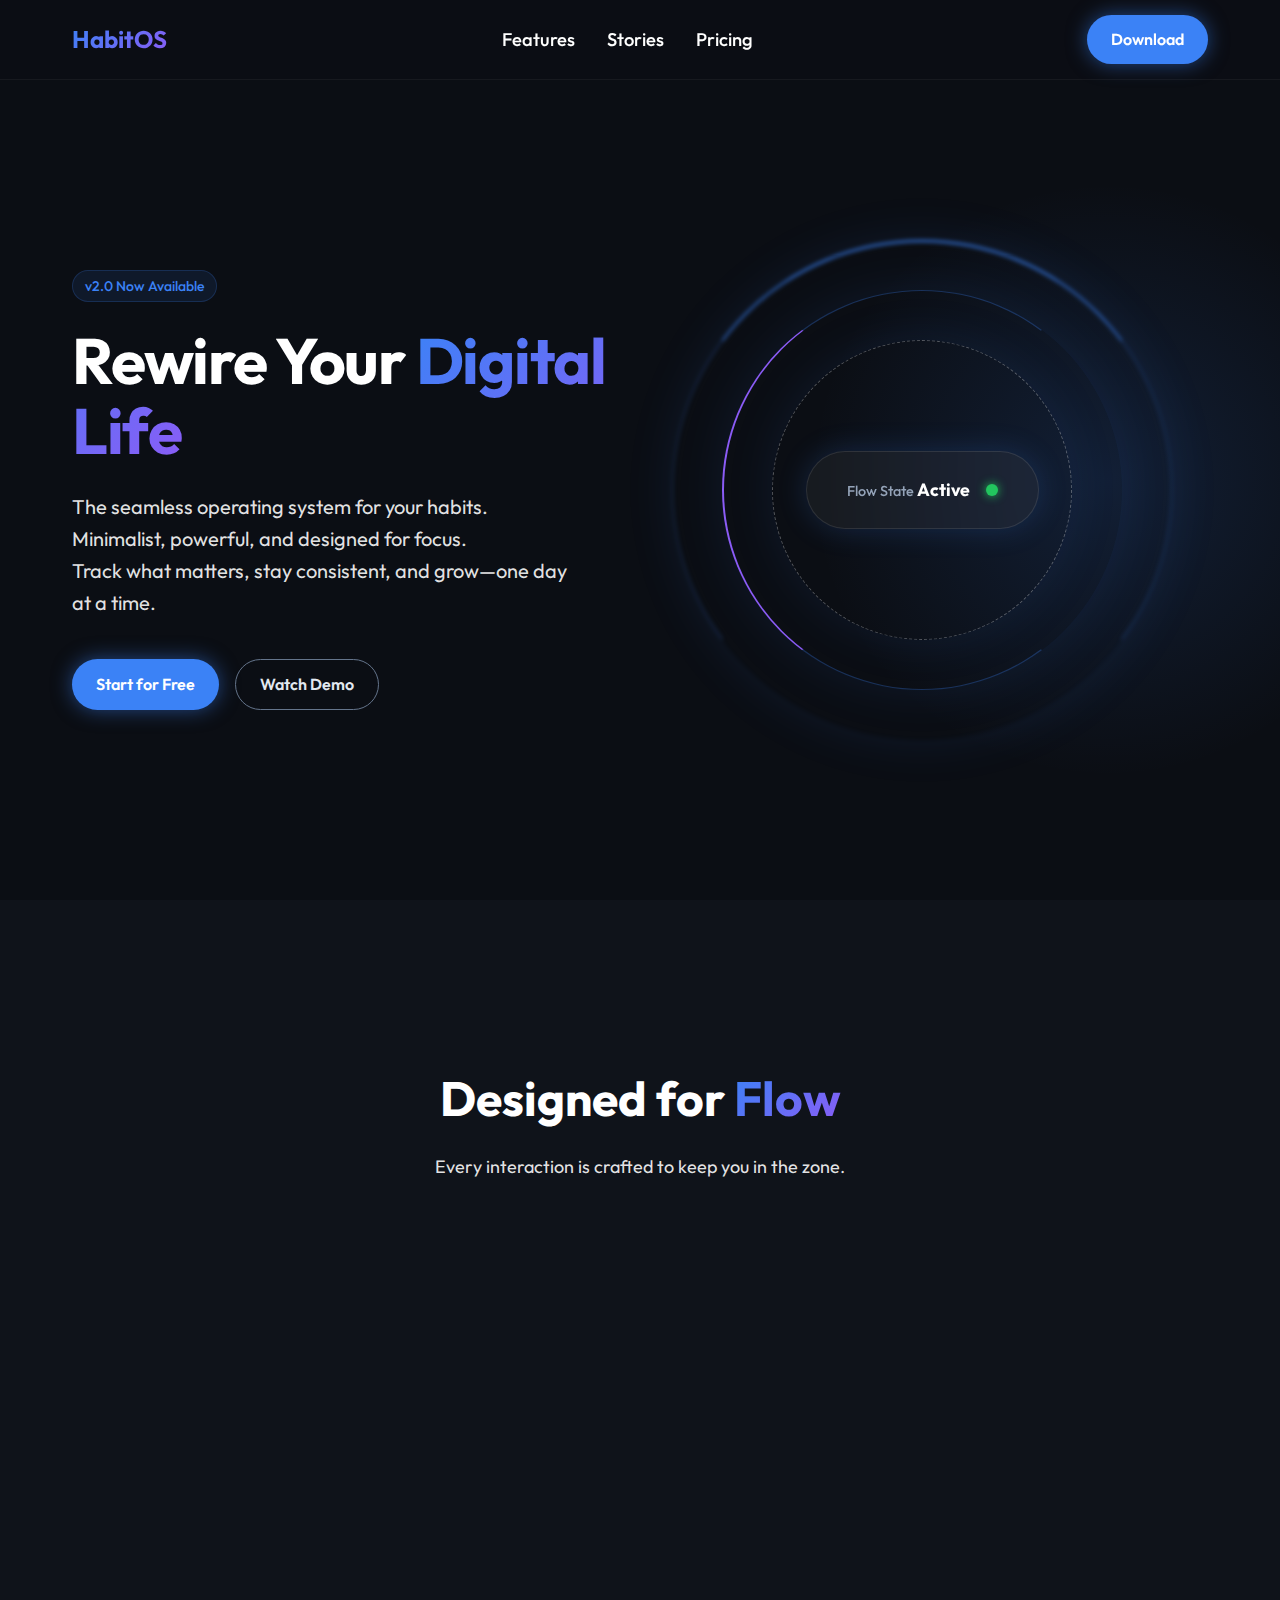
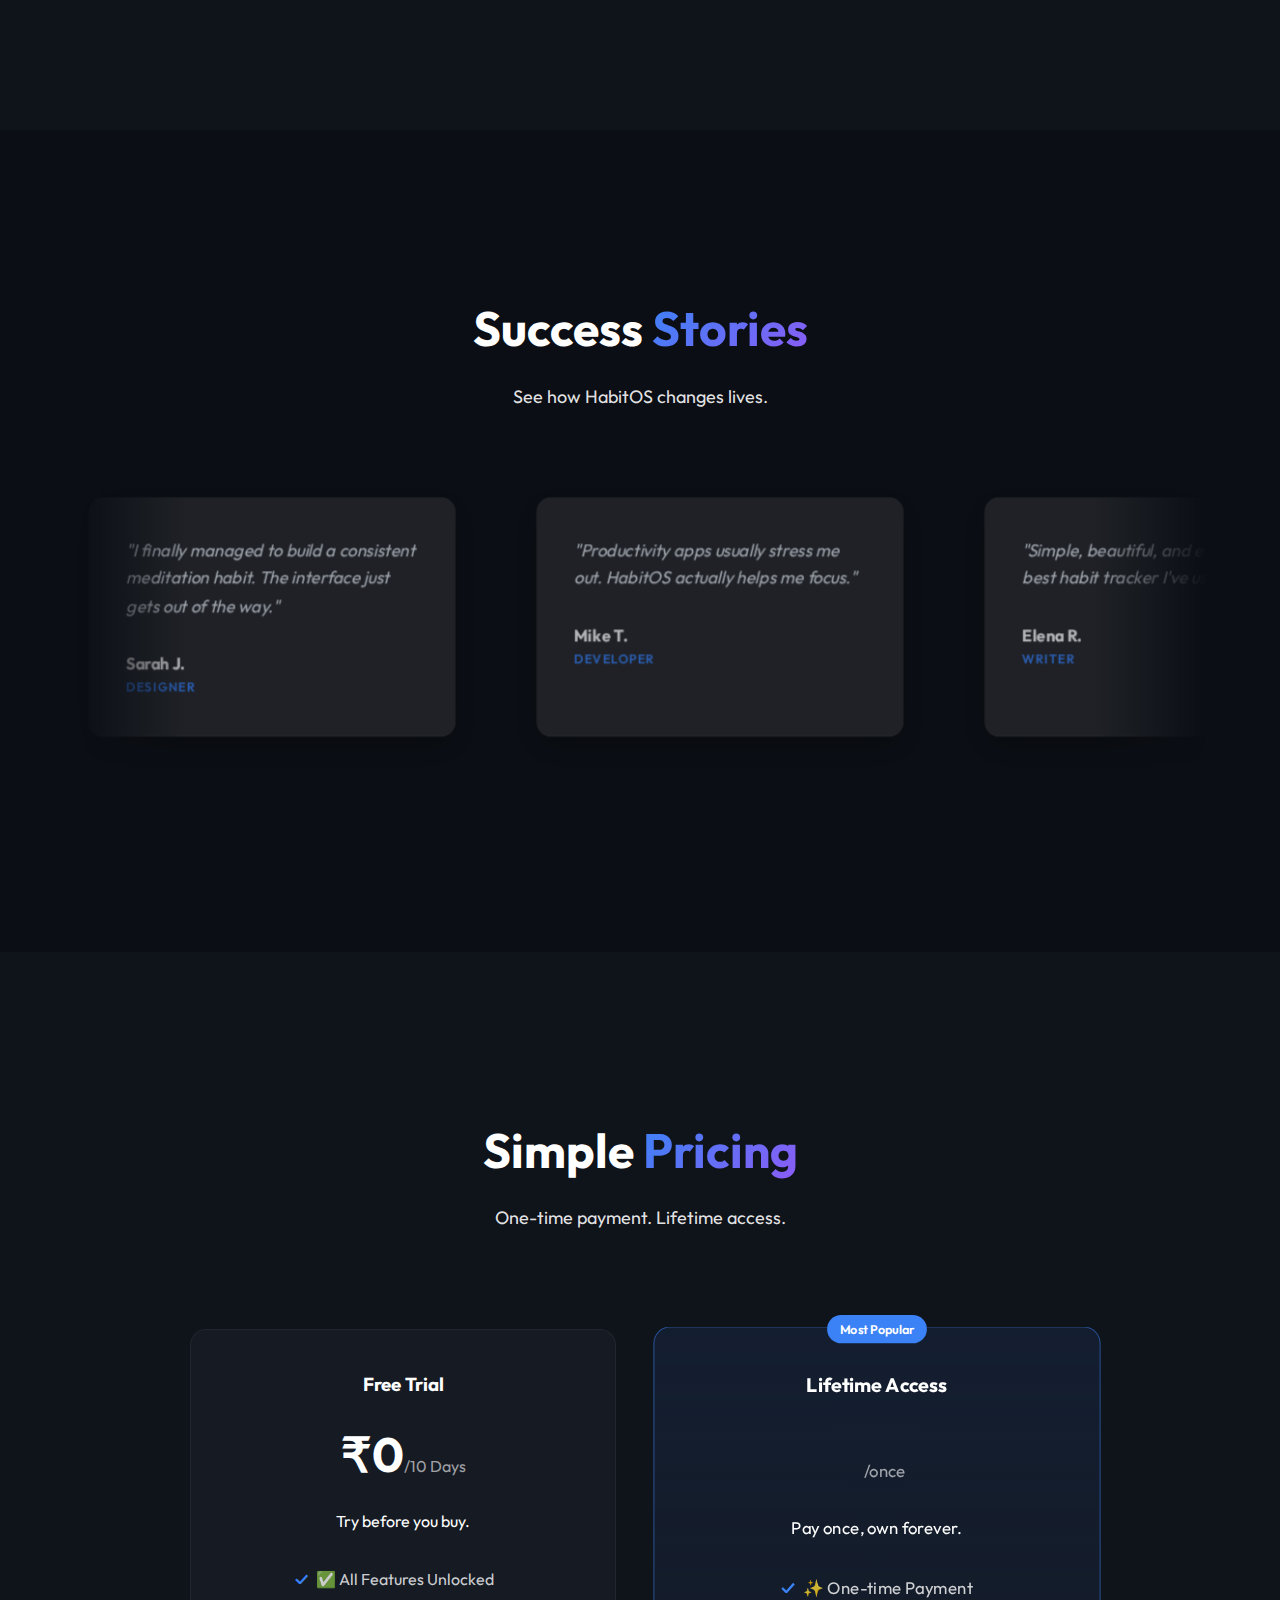
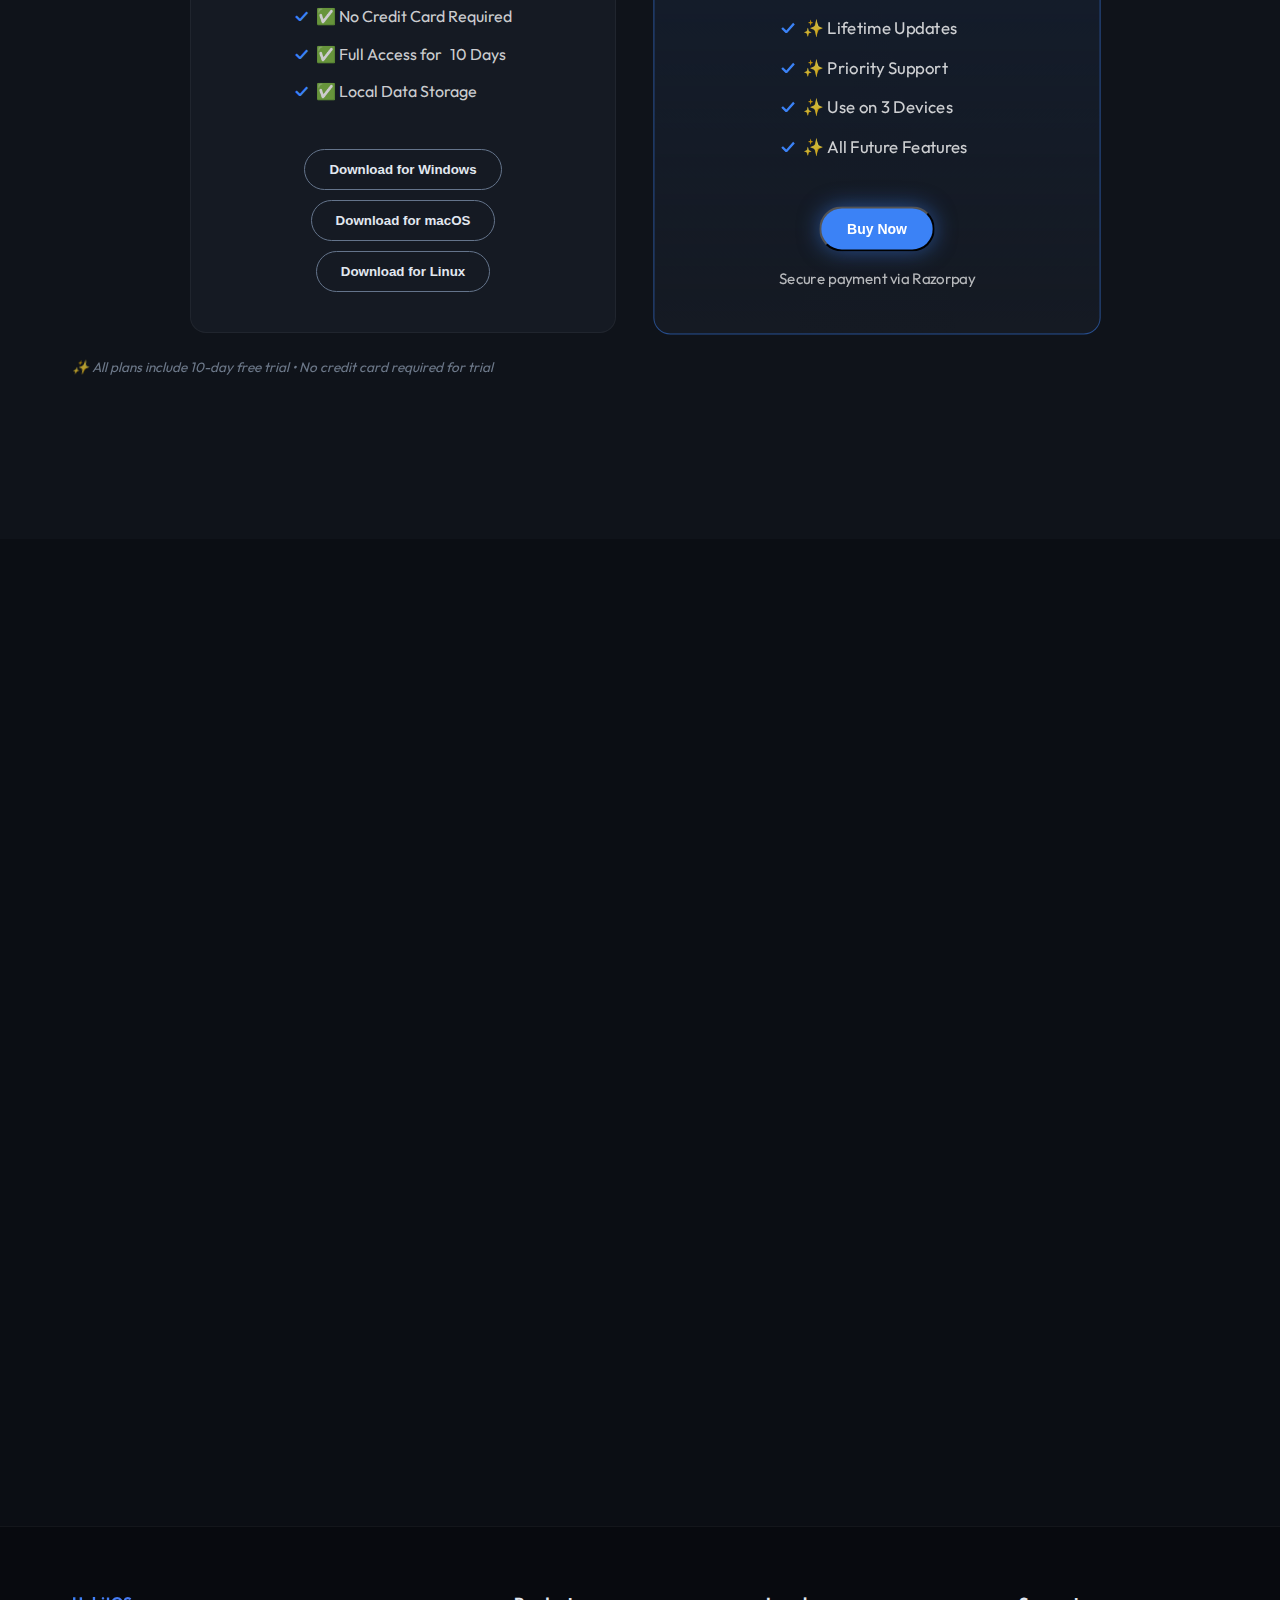
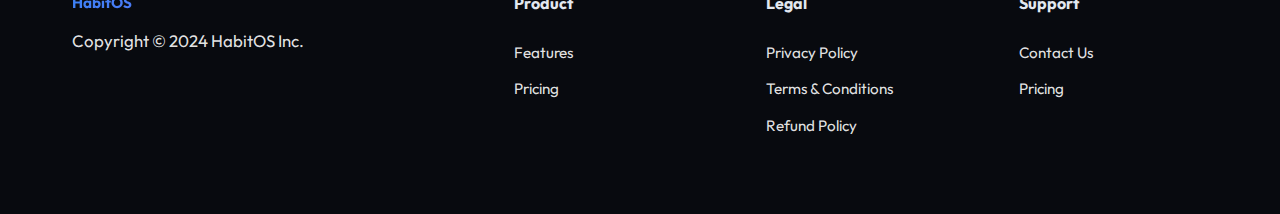
<file: index.html>
<!DOCTYPE html>
<html lang="en">

<head>
    <meta charset="UTF-8">
    <meta name="viewport" content="width=device-width, initial-scale=1.0">
    <title>HabitOS - Master Your Routine</title>
    <meta name="description"
        content="HabitOS is the ultimate productivity operating system to build good habits and break bad ones.">
    <link rel="preconnect" href="https://fonts.googleapis.com">
    <link rel="preconnect" href="https://fonts.gstatic.com" crossorigin>
    <link href="https://fonts.googleapis.com/css2?family=Outfit:wght@300;400;500;600;700&display=swap" rel="stylesheet">
    <link rel="stylesheet" href="style.css">

    <!-- Razorpay Checkout Script -->
    <script src="https://checkout.razorpay.com/v1/checkout.js"></script>

    <!-- Hide prices until loaded from backend -->
    <style>
        .price-inr {
            visibility: hidden;
        }
    </style>
</head>

<body>
    <header class="header">
        <div class="container nav-container">
            <a href="#" class="logo">HabitOS</a>
            <nav class="nav">
                <ul class="nav-list">
                    <li><a href="#features">Features</a></li>
                    <li><a href="#stories">Stories</a></li>
                    <li><a href="#pricing">Pricing</a></li>
                </ul>
            </nav>
            <a href="#download" class="btn btn-primary">Download</a>
        </div>
    </header>

    <main>
        <section class="hero">
            <div class="container hero-content">
                <div class="hero-text-wrapper">
                    <span class="badge">v2.0 Now Available</span>
                    <h1 class="hero-title">Rewire Your <span class="text-gradient">Digital Life</span></h1>
                    <p class="hero-subtitle">The seamless operating system for your habits. Minimalist, powerful, and
                        designed for focus. <br> Track what matters, stay consistent, and grow—one day at a time.</p>
                    <div class="hero-btns">
                        <a href="#download" class="btn btn-primary">Start for Free</a>
                        <a href="#demo" class="btn btn-secondary">Watch Demo</a>
                    </div>
                </div>
                <!-- Placeholder for Hero Image - To be generated or replaced -->
                <div class="hero-visual">
                    <div class="flow-orb-container">
                        <div class="orb-layer layer-1"></div>
                        <div class="orb-layer layer-2"></div>
                        <div class="orb-layer layer-3"></div>
                        <div class="orb-core">
                            <div class="glass-panel">
                                <div class="stat-row">
                                    <span class="label">Flow State</span>
                                    <span class="value">Active</span>
                                </div>
                                <div class="pulsing-dot"></div>
                            </div>
                        </div>
                    </div>
                </div>
            </div>
            <div class="glow-effect"></div>
        </section>

        <section id="features" class="features">
            <div class="container">
                <div class="section-header">
                    <h2>Designed for <span class="text-gradient">Flow</span></h2>
                    <p>Every interaction is crafted to keep you in the zone.</p>
                </div>
                <div class="features-grid">
                    <div class="feature-card">
                        <div class="icon-box">⚡</div>
                        <h3>Lightning Fast</h3>
                        <p>Zero latency interactions. Built for speed so you never lose your train of thought.</p>
                    </div>
                    <div class="feature-card">
                        <div class="icon-box">🌑</div>
                        <h3>True Dark Mode</h3>
                        <p>Easy on the eyes, perfect for late-night planning sessions.</p>
                    </div>
                    <div class="feature-card">
                        <div class="icon-box">🔄</div>
                        <h3>Streaks & Goals</h3>
                        <p>Track every habit daily, maintain streaks and leap towards your goals.</p>
                    </div>
                </div>
            </div>
        </section>

        <section id="stories" class="stories">
            <div class="container">
                <div class="section-header">
                    <h2>Success <span class="text-gradient">Stories</span></h2>
                    <p>See how HabitOS changes lives.</p>
                </div>
                <div class="stories-marquee">
                    <div class="marquee-track">
                        <!-- Set 1 -->
                        <div class="story-card">
                            <p class="quote">"I finally managed to build a consistent meditation habit. The interface
                                just gets out of the way."</p>
                            <div class="author">
                                <span class="name">Sarah J.</span>
                                <span class="role">Designer</span>
                            </div>
                        </div>
                        <div class="story-card">
                            <p class="quote">"Productivity apps usually stress me out. HabitOS actually helps me focus."
                            </p>
                            <div class="author">
                                <span class="name">Mike T.</span>
                                <span class="role">Developer</span>
                            </div>
                        </div>
                        <div class="story-card">
                            <p class="quote">"Simple, beautiful, and effective. The best habit tracker I've used."</p>
                            <div class="author">
                                <span class="name">Elena R.</span>
                                <span class="role">Writer</span>
                            </div>
                        </div>
                        <div class="story-card">
                            <p class="quote">"The dark mode is stunning. I use it every night for my journaling
                                routine."</p>
                            <div class="author">
                                <span class="name">David K.</span>
                                <span class="role">Artist</span>
                            </div>
                        </div>
                        <!-- Set 2 (Duplicate for infinite scroll) -->
                        <div class="story-card">
                            <p class="quote">"I finally managed to build a consistent meditation habit. The interface
                                just gets out of the way."</p>
                            <div class="author">
                                <span class="name">Sarah J.</span>
                                <span class="role">Designer</span>
                            </div>
                        </div>
                        <div class="story-card">
                            <p class="quote">"Productivity apps usually stress me out. HabitOS actually helps me focus."
                            </p>
                            <div class="author">
                                <span class="name">Mike T.</span>
                                <span class="role">Developer</span>
                            </div>
                        </div>
                        <div class="story-card">
                            <p class="quote">"Simple, beautiful, and effective. The best habit tracker I've used."</p>
                            <div class="author">
                                <span class="name">Elena R.</span>
                                <span class="role">Writer</span>
                            </div>
                        </div>
                        <div class="story-card">
                            <p class="quote">"The dark mode is stunning. I use it every night for my journaling
                                routine."</p>
                            <div class="author">
                                <span class="name">David K.</span>
                                <span class="role">Artist</span>
                            </div>
                        </div>
                    </div>
                </div>
            </div>
        </section>

        <section id="pricing" class="pricing">
            <div class="container">
                <div class="section-header">
                    <h2>Simple <span class="text-gradient">Pricing</span></h2>
                    <p>One-time payment. Lifetime access.</p>
                </div>
                <div class="pricing-grid">
                    <!-- Free Trial -->
                    <div class="pricing-card">
                        <div class="pricing-card-inner">
                            <div class="pricing-front">
                                <h3>Free Trial</h3>
                                <div class="price">₹0<span>/<span class="trial-days">10 Days</span></span></div>
                                <p>Try before you buy.</p>
                                <ul class="pricing-features">
                                    <li>✅ All Features Unlocked</li>
                                    <li>✅ No Credit Card Required</li>
                                    <li>✅ Full Access for <span class="trial-days">10 Days</span></li>
                                    <li>✅ Local Data Storage</li>
                                </ul>
                                <button onclick="downloadApp('windows')" class="btn btn-secondary">Download for
                                    Windows</button>
                                <button onclick="downloadApp('mac')" class="btn btn-secondary"
                                    style="margin-top: 10px;">Download for macOS</button>
                                <button onclick="downloadApp('linux')" class="btn btn-secondary"
                                    style="margin-top: 10px;">Download for Linux</button>
                            </div>
                        </div>
                    </div>

                    <!-- Lifetime Access - India -->
                    <div class="pricing-card featured">
                        <div class="pricing-card-inner">
                            <div class="pricing-front">
                                <div class="popular-tag">Most Popular</div>
                                <h3>Lifetime Access</h3>
                                <div class="price"><span class="price-inr">...</span><span>/once</span></div>
                                <p>Pay once, own forever.</p>
                                <ul class="pricing-features">
                                    <li>✨ One-time Payment</li>
                                    <li>✨ Lifetime Updates</li>
                                    <li>✨ Priority Support</li>
                                    <li>✨ Use on 3 Devices</li>
                                    <li>✨ All Future Features</li>
                                </ul>
                                <button onclick="payWithRazorpay()" class="btn btn-primary">Buy Now</button>
                                <p style="margin-top: 15px; font-size: 0.9rem; opacity: 0.7;">Secure payment via
                                    Razorpay</p>
                            </div>
                        </div>
                    </div>
                </div>
                <p class="pricing-note">✨ All plans include 10-day free trial • No credit card required for trial</p>
            </div>
        </section>

        <section id="download" class="cta-section">
            <div class="container">
                <div class="cta-card">
                    <h2>Ready to upgrade your routine?</h2>
                    <p>Download HabitOS and start your 10-day free trial today.</p>
                    <div style="display: flex; gap: 15px; justify-content: center; flex-wrap: wrap; margin-top: 30px;">
                        <button onclick="downloadApp('windows')" class="btn btn-primary large">
                            <svg style="width: 20px; height: 20px; margin-right: 8px;" viewBox="0 0 24 24"
                                fill="currentColor">
                                <path
                                    d="M0 3.449L9.75 2.1v9.451H0m10.949-9.602L24 0v11.4H10.949M0 12.6h9.75v9.451L0 20.699M10.949 12.6H24V24l-12.9-1.801" />
                            </svg>
                            Download for Windows
                        </button>
                        <button onclick="downloadApp('mac')" class="btn btn-secondary large">
                            <svg style="width: 20px; height: 20px; margin-right: 8px;" viewBox="0 0 24 24"
                                fill="currentColor">
                                <path
                                    d="M18.71 19.5c-.83 1.24-1.71 2.45-3.05 2.47-1.34.03-1.77-.79-3.29-.79-1.53 0-2 .77-3.27.82-1.31.05-2.3-1.32-3.14-2.53C4.25 17 2.94 12.45 4.7 9.39c.87-1.52 2.43-2.48 4.12-2.51 1.28-.02 2.5.87 3.29.87.78 0 2.26-1.07 3.81-.91.65.03 2.47.26 3.64 1.98-.09.06-2.17 1.28-2.15 3.81.03 3.02 2.65 4.03 2.68 4.04-.03.07-.42 1.44-1.38 2.83M13 3.5c.73-.83 1.94-1.46 2.94-1.5.13 1.17-.34 2.35-1.04 3.19-.69.85-1.83 1.51-2.95 1.42-.15-1.15.41-2.35 1.05-3.11z" />
                            </svg>
                            Download for macOS
                        </button>
                        <button onclick="downloadApp('linux')" class="btn btn-secondary large">
                            <svg style="width: 20px; height: 20px; margin-right: 8px;" viewBox="0 0 24 24"
                                fill="currentColor">
                                <path
                                    d="M12.504 0c-.155 0-.315.008-.48.021-4.226.333-3.105 4.807-3.17 6.298-.076 1.092-.3 1.953-1.05 3.02-.885 1.051-2.127 2.75-2.716 4.521-.278.832-.41 1.684-.287 2.489a.424.424 0 00-.11.135c-.26.268-.45.6-.663.839-.199.199-.485.267-.797.4-.313.136-.658.269-.864.68-.09.189-.136.394-.132.602 0 .199.027.4.055.536.058.399.116.728.04.97-.249.68-.28 1.145-.106 1.484.174.334.535.47.94.601.81.2 1.91.135 2.774.6.926.466 1.866.67 2.616.47.526-.116.97-.464 1.208-.946.587-.003 1.23-.269 2.26-.334.699-.058 1.574.267 2.577.2.025.134.063.198.114.333l.003.003c.391.778 1.113 1.132 1.884 1.071.771-.06 1.592-.536 2.257-1.306.631-.765 1.683-1.084 2.378-1.503.348-.199.629-.469.649-.853.023-.4-.2-.811-.714-1.376v-.097l-.003-.003c-.17-.2-.25-.535-.338-.926-.085-.401-.182-.786-.492-1.046h-.003c-.059-.054-.123-.067-.188-.135a.357.357 0 00-.19-.064c.431-1.278.264-2.55-.173-3.694-.533-1.41-1.465-2.638-2.175-3.483-.796-1.005-1.576-1.957-1.56-3.368.026-2.152.236-6.133-3.544-6.139zm.529 3.405h.013c.213 0 .396.062.584.198.19.135.33.332.438.533.105.259.158.459.166.724 0-.02.006-.04.006-.06v.105a.086.086 0 01-.004-.021l-.004-.024a1.807 1.807 0 01-.15.706.953.953 0 01-.213.335.71.71 0 00-.088-.042c-.104-.045-.198-.064-.284-.133a1.312 1.312 0 00-.22-.066c.05-.06.146-.133.183-.198.053-.128.082-.264.088-.402v-.02a1.21 1.21 0 00-.061-.4c-.045-.134-.101-.2-.183-.333-.084-.066-.167-.132-.267-.132h-.016c-.093 0-.176.03-.262.132a.8.8 0 00-.205.334 1.18 1.18 0 00-.09.4v.019c.002.089.008.179.02.267-.193-.067-.438-.135-.607-.202a1.635 1.635 0 01-.018-.2v-.02a1.772 1.772 0 01.15-.768c.082-.22.232-.406.43-.533a.985.985 0 01.594-.2zm-2.962.059h.036c.142 0 .27.048.399.135.146.129.264.288.344.465.09.199.14.4.153.667v.004c.007.134.006.2-.002.266v.08c-.03.007-.056.018-.083.024-.152.055-.274.135-.393.2.012-.09.013-.18.003-.267v-.015c-.012-.133-.04-.2-.082-.333a.613.613 0 00-.166-.267.248.248 0 00-.183-.064h-.021c-.071.006-.13.04-.186.132a.552.552 0 00-.12.27.944.944 0 00-.023.33v.015c.012.135.037.2.08.334.046.134.098.2.166.268.01.009.02.018.034.024-.07.057-.117.07-.176.136a.304.304 0 01-.131.068 2.62 2.62 0 01-.275-.402 1.772 1.772 0 01-.155-.667 1.759 1.759 0 01.08-.668 1.43 1.43 0 01.283-.535c.128-.133.26-.2.418-.2zm1.37 1.706c.332 0 .733.065 1.216.399.293.2.523.269 1.052.468h.003c.255.136.405.266.478.399v-.131a.571.571 0 01.016.47c-.123.31-.516.643-1.063.842v.002c-.268.135-.501.333-.775.465-.276.135-.588.292-1.012.267a1.139 1.139 0 01-.448-.067 3.566 3.566 0 01-.322-.198c-.195-.135-.363-.332-.612-.465v-.005h-.005c-.4-.246-.616-.512-.686-.71-.07-.268-.005-.47.193-.6.224-.135.38-.271.483-.336.104-.074.143-.102.176-.131h.002v-.003c.169-.202.436-.47.839-.601.139-.036.294-.065.466-.065zm2.8 2.142c.358 1.417 1.196 3.475 1.735 4.473.286.534.855 1.659 1.102 3.024.156-.005.33.018.513.064.646-1.671-.546-3.467-1.089-3.966-.22-.2-.232-.335-.123-.335.59.534 1.365 1.572 1.646 2.757.13.535.16 1.104.021 1.67.067.028.135.06.205.067 1.032.534 1.413.938 1.23 1.537v-.043c-.06-.003-.12 0-.18 0h-.016c.151-.467-.182-.825-1.065-1.224-.915-.4-1.646-.336-1.77.465-.008.043-.013.066-.018.135-.068.023-.139.053-.209.064-.43.268-.662.669-.793 1.187-.13.533-.17 1.156-.205 1.869v.003c-.02.334-.17.838-.319 1.35-1.5 1.072-3.58 1.538-5.348.334a2.645 2.645 0 00-.402-.533 1.45 1.45 0 00-.275-.333c.182 0 .338-.03.465-.067a.615.615 0 00.314-.334c.108-.267 0-.697-.345-1.163-.345-.467-.931-.995-1.788-1.521-.63-.4-.986-.87-1.15-1.396-.165-.534-.143-1.085-.015-1.645.245-1.07.873-2.11 1.274-2.763.107-.065.037.135-.408.974-.396.751-1.14 2.497-.122 3.854a8.123 8.123 0 01.647-2.876c.564-1.278 1.743-3.504 1.836-5.268.048.036.217.135.289.202.218.133.38.333.59.465.21.201.477.335.876.335.039.003.075.006.11.006.412 0 .73-.134.997-.268.29-.134.52-.334.74-.4h.005c.467-.135.835-.402 1.044-.7zm2.185 8.958c.037.6.343 1.245.882 1.377.588.134 1.434-.333 1.791-.765l.211-.01c.315-.007.577.01.847.268l.003.003c.208.199.305.53.391.876.085.4.154.78.409 1.066.486.527.645.906.636 1.14l.003-.007v.018l-.003-.012c-.015.262-.185.396-.498.595-.63.401-1.746.712-2.457 1.57-.618.737-1.37 1.14-2.036 1.191-.664.053-1.237-.2-1.574-.898l-.005-.003c-.21-.4-.12-1.025.056-1.69.176-.668.428-1.344.463-1.897.037-.714.076-1.335.195-1.814.12-.465.308-.797.641-.984l.045-.022z" />
                            </svg>
                            Download for Linux
                        </button>
                    </div>
                    <p style="margin-top: 20px; opacity: 0.7;">✨ 10-day free trial • No credit card required</p>
                    <div
                        style="margin-top: 15px; padding: 10px; background: rgba(255, 255, 0, 0.1); border-radius: 8px; border: 1px solid rgba(255, 255, 0, 0.2); display: inline-block; max-width: 600px;">
                        <p style="font-size: 0.9rem; margin-bottom: 5px;">⚠️ <strong>Windows User?</strong></p>
                        <p style="font-size: 0.85rem; opacity: 0.9;">
                            <strong>If the file is blocked:</strong>
                            <br>1. Right-click the downloaded file > <strong>Properties</strong>
                            <br>2. Check <strong>"Unblock"</strong> at the bottom > Apply
                            <br>3. Open the file again.
                        </p>
                    </div>
                </div>
            </div>
        </section>
    </main>

    <footer class="footer">
        <div class="container footer-content">
            <div class="footer-col">
                <a href="#" class="logo">HabitOS</a>
                <p>Copyright © 2024 HabitOS Inc.</p>
            </div>
            <div class="footer-col">
                <h4>Product</h4>
                <a href="#">Features</a>
                <a href="#">Pricing</a>
            </div>
            <div class="footer-col">
                <h4>Legal</h4>
                <a href="privacy.html">Privacy Policy</a>
                <a href="terms.html">Terms & Conditions</a>
                <a href="refund.html">Refund Policy</a>
            </div>
            <div class="footer-col">
                <h4>Support</h4>
                <a href="mailto:guneshg20@gmail.com">Contact Us</a>
                <a href="#pricing">Pricing</a>
            </div>
        </div>
    </footer>

    <script src="script.js"></script>
    <script src="payment.js"></script>
</body>

</html>
</file>
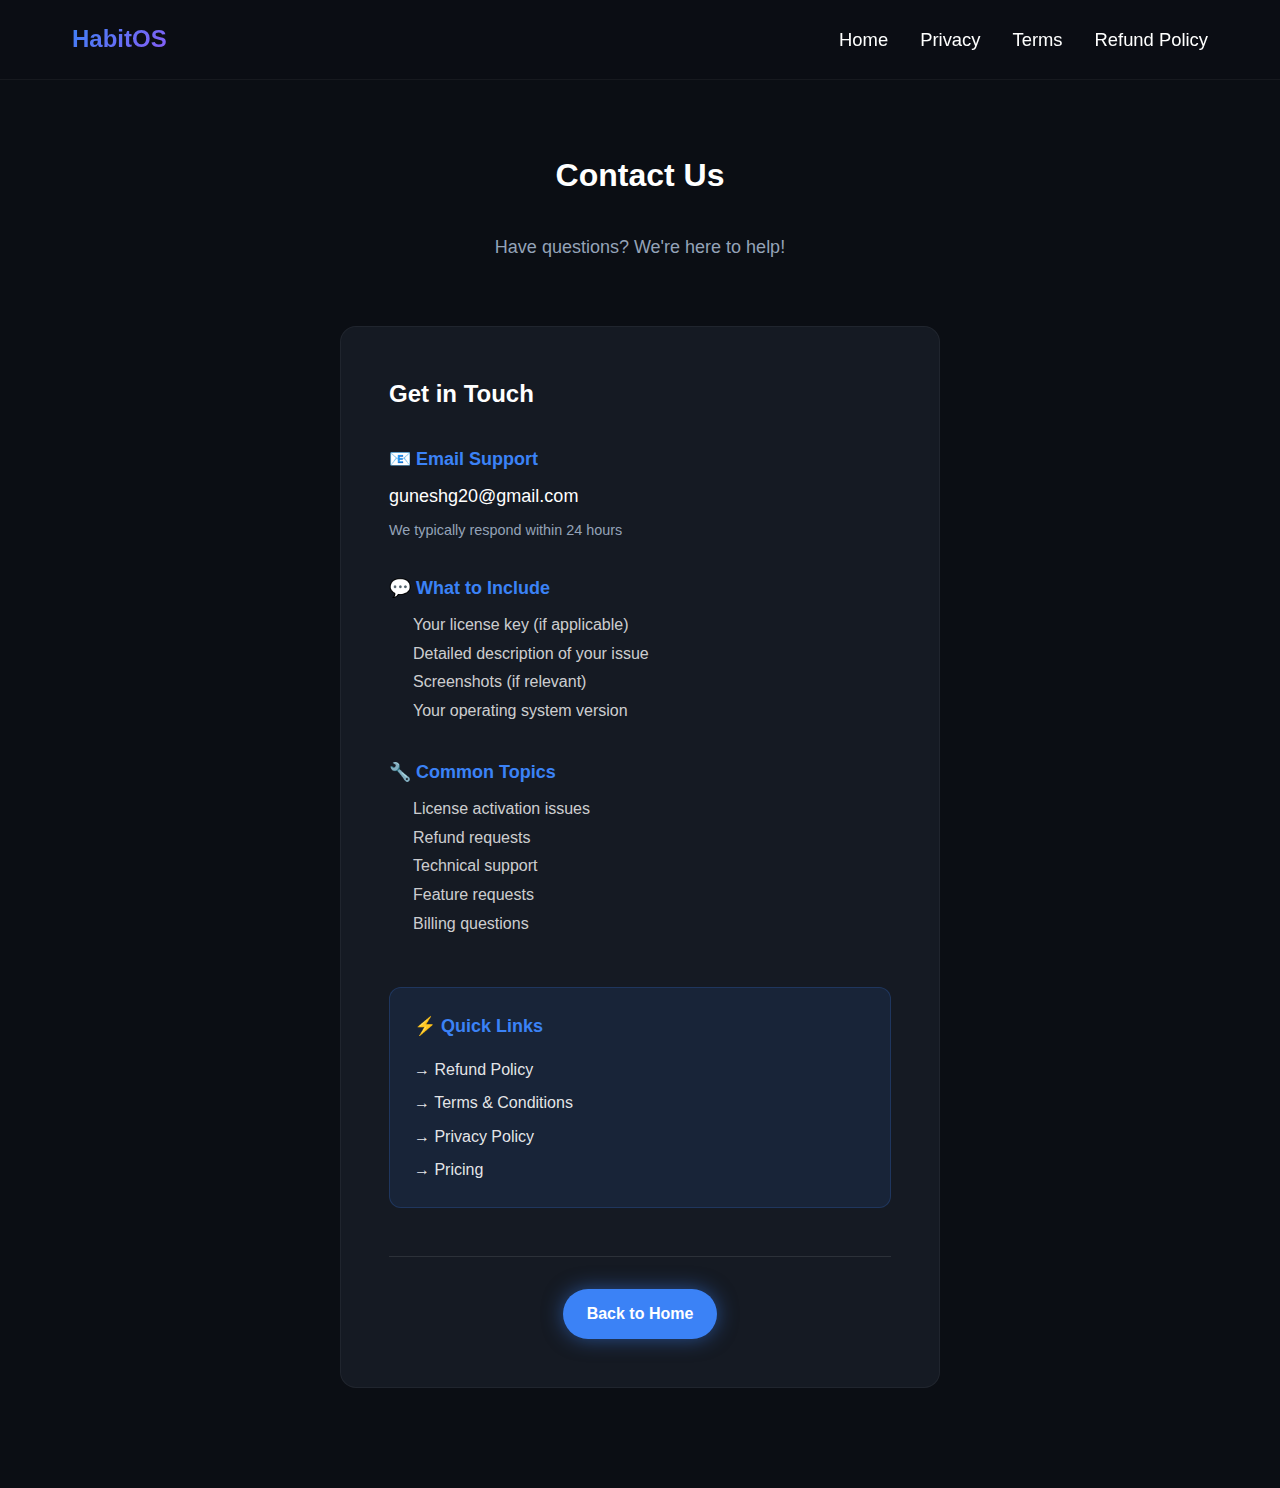
<file: contact.html>
<!DOCTYPE html>
<html lang="en">

<head>
    <meta charset="UTF-8">
    <meta name="viewport" content="width=device-width, initial-scale=1.0">
    <title>Contact Us - HabitOS</title>
    <link rel="stylesheet" href="style.css">
</head>

<body>
    <header class="header">
        <div class="container nav-container">
            <a href="index.html" class="logo">HabitOS</a>
            <nav>
                <ul class="nav-list">
                    <li><a href="index.html">Home</a></li>
                    <li><a href="privacy.html">Privacy</a></li>
                    <li><a href="terms.html">Terms</a></li>
                    <li><a href="refund.html">Refund Policy</a></li>
                </ul>
            </nav>
        </div>
    </header>

    <section class="contact-page" style="padding: 150px 0 100px; min-height: 100vh;">
        <div class="container">
            <h1 style="margin-bottom: 2rem; text-align: center;">Contact Us</h1>
            <p style="margin-bottom: 4rem; color: var(--text-muted); text-align: center; font-size: 1.125rem;">
                Have questions? We're here to help!
            </p>

            <div style="max-width: 600px; margin: 0 auto;">
                <div class="contact-card"
                    style="background: var(--bg-card); padding: 3rem; border-radius: var(--border-radius); border: 1px solid rgba(255, 255, 255, 0.05);">
                    <h2 style="margin-bottom: 2rem; font-size: 1.5rem;">Get in Touch</h2>

                    <div class="contact-info" style="display: flex; flex-direction: column; gap: 2rem;">
                        <div class="contact-item">
                            <h3 style="font-size: 1.125rem; margin-bottom: 0.5rem; color: var(--primary);">📧 Email
                                Support</h3>
                            <a href="mailto:guneshg20@gmail.com"
                                style="color: white; font-size: 1.125rem; text-decoration: none;">
                                guneshg20@gmail.com
                            </a>
                            <p style="margin-top: 0.5rem; color: var(--text-muted); font-size: 0.9rem;">
                                We typically respond within 24 hours
                            </p>
                        </div>

                        <div class="contact-item">
                            <h3 style="font-size: 1.125rem; margin-bottom: 0.5rem; color: var(--primary);">💬 What to
                                Include</h3>
                            <ul style="margin-left: 1.5rem; color: rgba(255, 255, 255, 0.8); line-height: 1.8;">
                                <li>Your license key (if applicable)</li>
                                <li>Detailed description of your issue</li>
                                <li>Screenshots (if relevant)</li>
                                <li>Your operating system version</li>
                            </ul>
                        </div>

                        <div class="contact-item">
                            <h3 style="font-size: 1.125rem; margin-bottom: 0.5rem; color: var(--primary);">🔧 Common
                                Topics</h3>
                            <ul style="margin-left: 1.5rem; color: rgba(255, 255, 255, 0.8); line-height: 1.8;">
                                <li>License activation issues</li>
                                <li>Refund requests</li>
                                <li>Technical support</li>
                                <li>Feature requests</li>
                                <li>Billing questions</li>
                            </ul>
                        </div>

                        <div class="contact-item"
                            style="margin-top: 1rem; padding: 1.5rem; background: rgba(59, 130, 246, 0.1); border-radius: 12px; border: 1px solid rgba(59, 130, 246, 0.2);">
                            <h3 style="font-size: 1.125rem; margin-bottom: 0.5rem; color: var(--primary);">⚡ Quick Links
                            </h3>
                            <div style="display: flex; flex-direction: column; gap: 0.5rem; margin-top: 1rem;">
                                <a href="refund.html" style="color: rgba(255, 255, 255, 0.9); text-decoration: none;">→
                                    Refund Policy</a>
                                <a href="terms.html" style="color: rgba(255, 255, 255, 0.9); text-decoration: none;">→
                                    Terms & Conditions</a>
                                <a href="privacy.html" style="color: rgba(255, 255, 255, 0.9); text-decoration: none;">→
                                    Privacy Policy</a>
                                <a href="index.html#pricing"
                                    style="color: rgba(255, 255, 255, 0.9); text-decoration: none;">→ Pricing</a>
                            </div>
                        </div>
                    </div>

                    <div
                        style="margin-top: 3rem; padding-top: 2rem; border-top: 1px solid rgba(255, 255, 255, 0.1); text-align: center;">
                        <a href="index.html" class="btn btn-primary">
                            Back to Home
                        </a>
                    </div>
                </div>
            </div>
        </div>
    </section>

    <style>
        .contact-item h3 {
            display: flex;
            align-items: center;
            gap: 0.5rem;
        }

        .contact-item a:hover {
            color: var(--primary) !important;
        }
    </style>
</body>

</html>
</file>
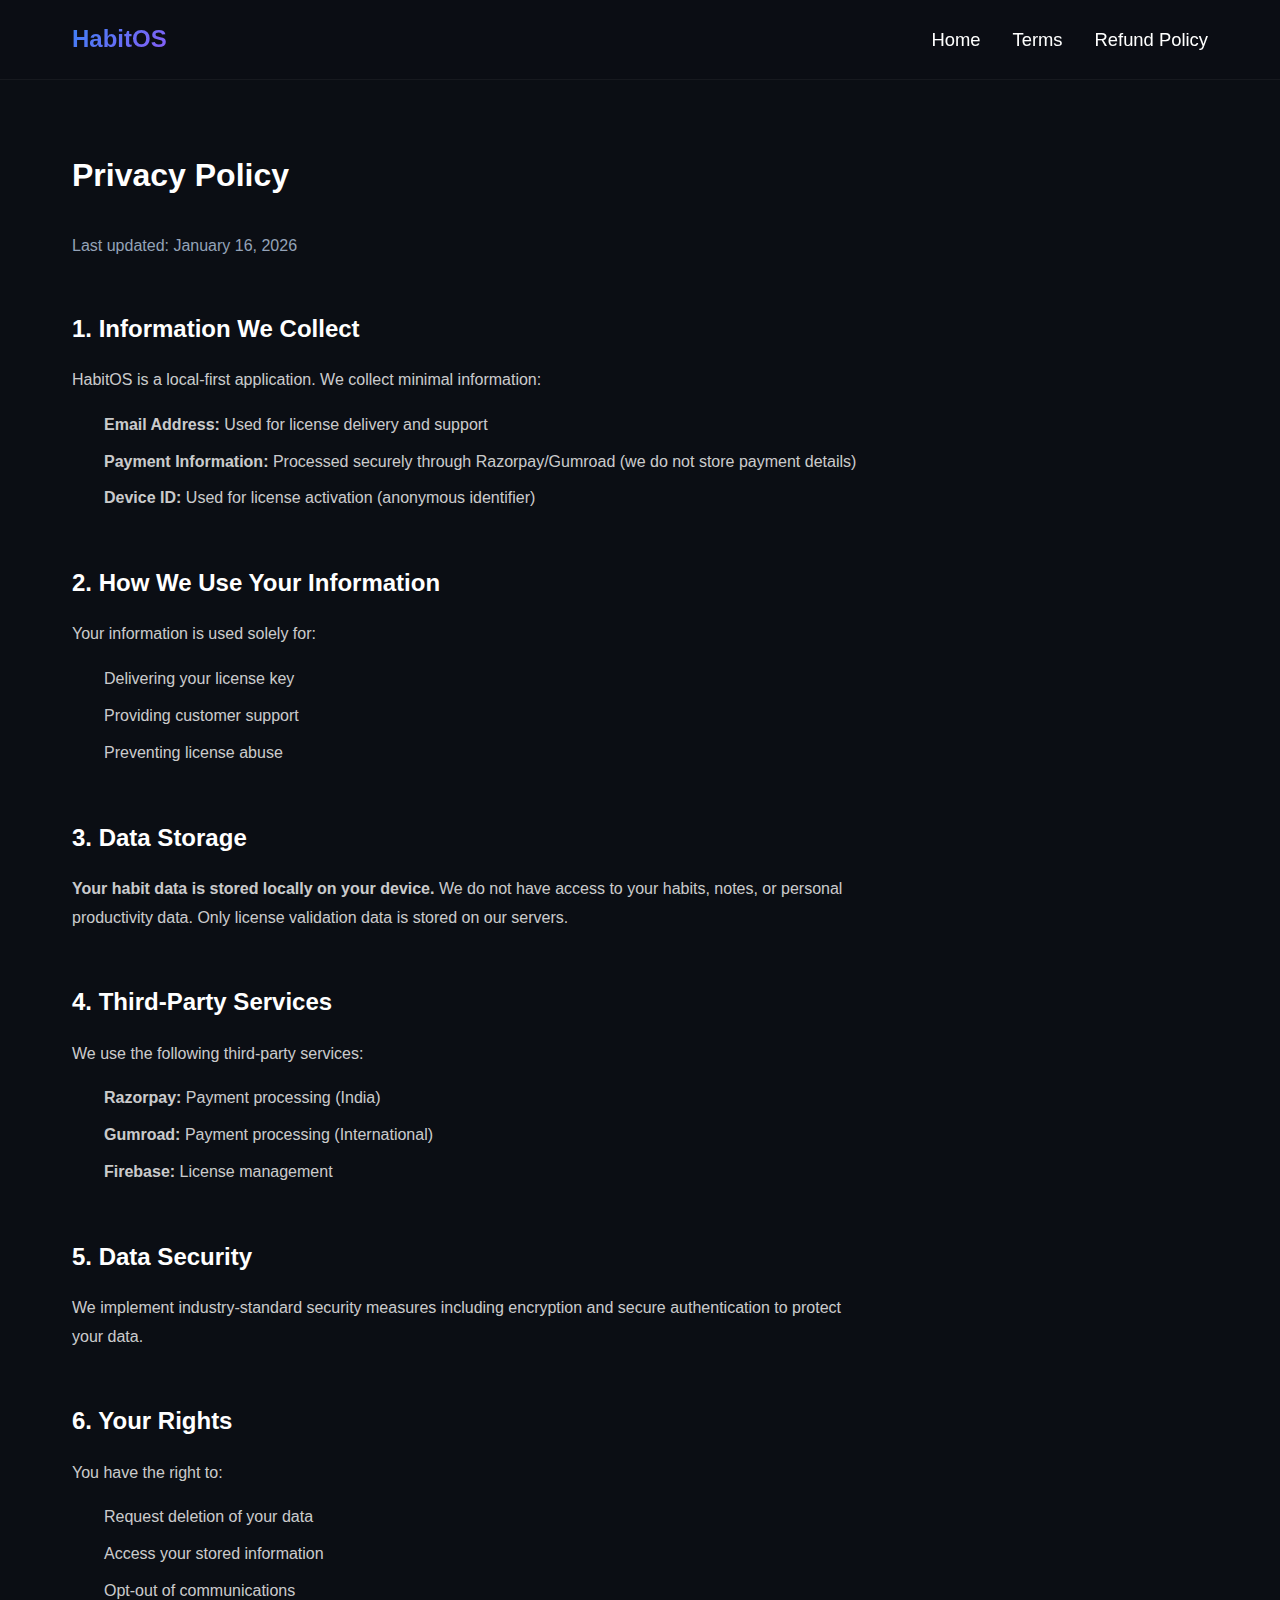
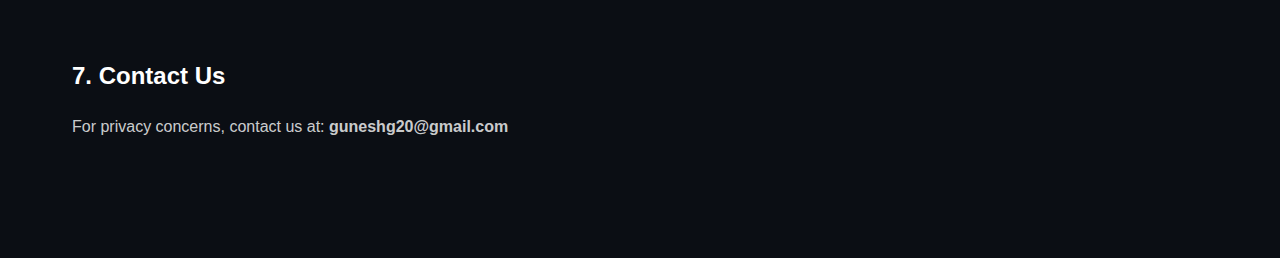
<file: privacy.html>
<!DOCTYPE html>
<html lang="en">

<head>
    <meta charset="UTF-8">
    <meta name="viewport" content="width=device-width, initial-scale=1.0">
    <title>Privacy Policy - HabitOS</title>
    <link rel="stylesheet" href="style.css">
</head>

<body>
    <header class="header">
        <div class="container nav-container">
            <a href="index.html" class="logo">HabitOS</a>
            <nav>
                <ul class="nav-list">
                    <li><a href="index.html">Home</a></li>
                    <li><a href="terms.html">Terms</a></li>
                    <li><a href="refund.html">Refund Policy</a></li>
                </ul>
            </nav>
        </div>
    </header>

    <section class="policy-page" style="padding: 150px 0 100px; min-height: 100vh;">
        <div class="container">
            <h1 style="margin-bottom: 2rem;">Privacy Policy</h1>
            <p style="margin-bottom: 2rem; color: var(--text-muted);">Last updated: January 16, 2026</p>

            <div class="policy-content" style="max-width: 800px; line-height: 1.8;">
                <h2>1. Information We Collect</h2>
                <p>HabitOS is a local-first application. We collect minimal information:</p>
                <ul>
                    <li><strong>Email Address:</strong> Used for license delivery and support</li>
                    <li><strong>Payment Information:</strong> Processed securely through Razorpay/Gumroad (we do not
                        store payment details)</li>
                    <li><strong>Device ID:</strong> Used for license activation (anonymous identifier)</li>
                </ul>

                <h2>2. How We Use Your Information</h2>
                <p>Your information is used solely for:</p>
                <ul>
                    <li>Delivering your license key</li>
                    <li>Providing customer support</li>
                    <li>Preventing license abuse</li>
                </ul>

                <h2>3. Data Storage</h2>
                <p><strong>Your habit data is stored locally on your device.</strong> We do not have access to your
                    habits, notes, or personal productivity data. Only license validation data is stored on our servers.
                </p>

                <h2>4. Third-Party Services</h2>
                <p>We use the following third-party services:</p>
                <ul>
                    <li><strong>Razorpay:</strong> Payment processing (India)</li>
                    <li><strong>Gumroad:</strong> Payment processing (International)</li>
                    <li><strong>Firebase:</strong> License management</li>
                </ul>

                <h2>5. Data Security</h2>
                <p>We implement industry-standard security measures including encryption and secure authentication to
                    protect your data.</p>

                <h2>6. Your Rights</h2>
                <p>You have the right to:</p>
                <ul>
                    <li>Request deletion of your data</li>
                    <li>Access your stored information</li>
                    <li>Opt-out of communications</li>
                </ul>

                <h2>7. Contact Us</h2>
                <p>For privacy concerns, contact us at: <strong>guneshg20@gmail.com</strong></p>
            </div>
        </div>
    </section>

    <style>
        .policy-content h2 {
            margin-top: 3rem;
            margin-bottom: 1rem;
            font-size: 1.5rem;
        }

        .policy-content p,
        .policy-content li {
            margin-bottom: 1rem;
            color: rgba(255, 255, 255, 0.8);
        }

        .policy-content ul {
            margin-left: 2rem;
            margin-bottom: 2rem;
        }

        .policy-content li {
            margin-bottom: 0.5rem;
        }
    </style>
</body>

</html>
</file>
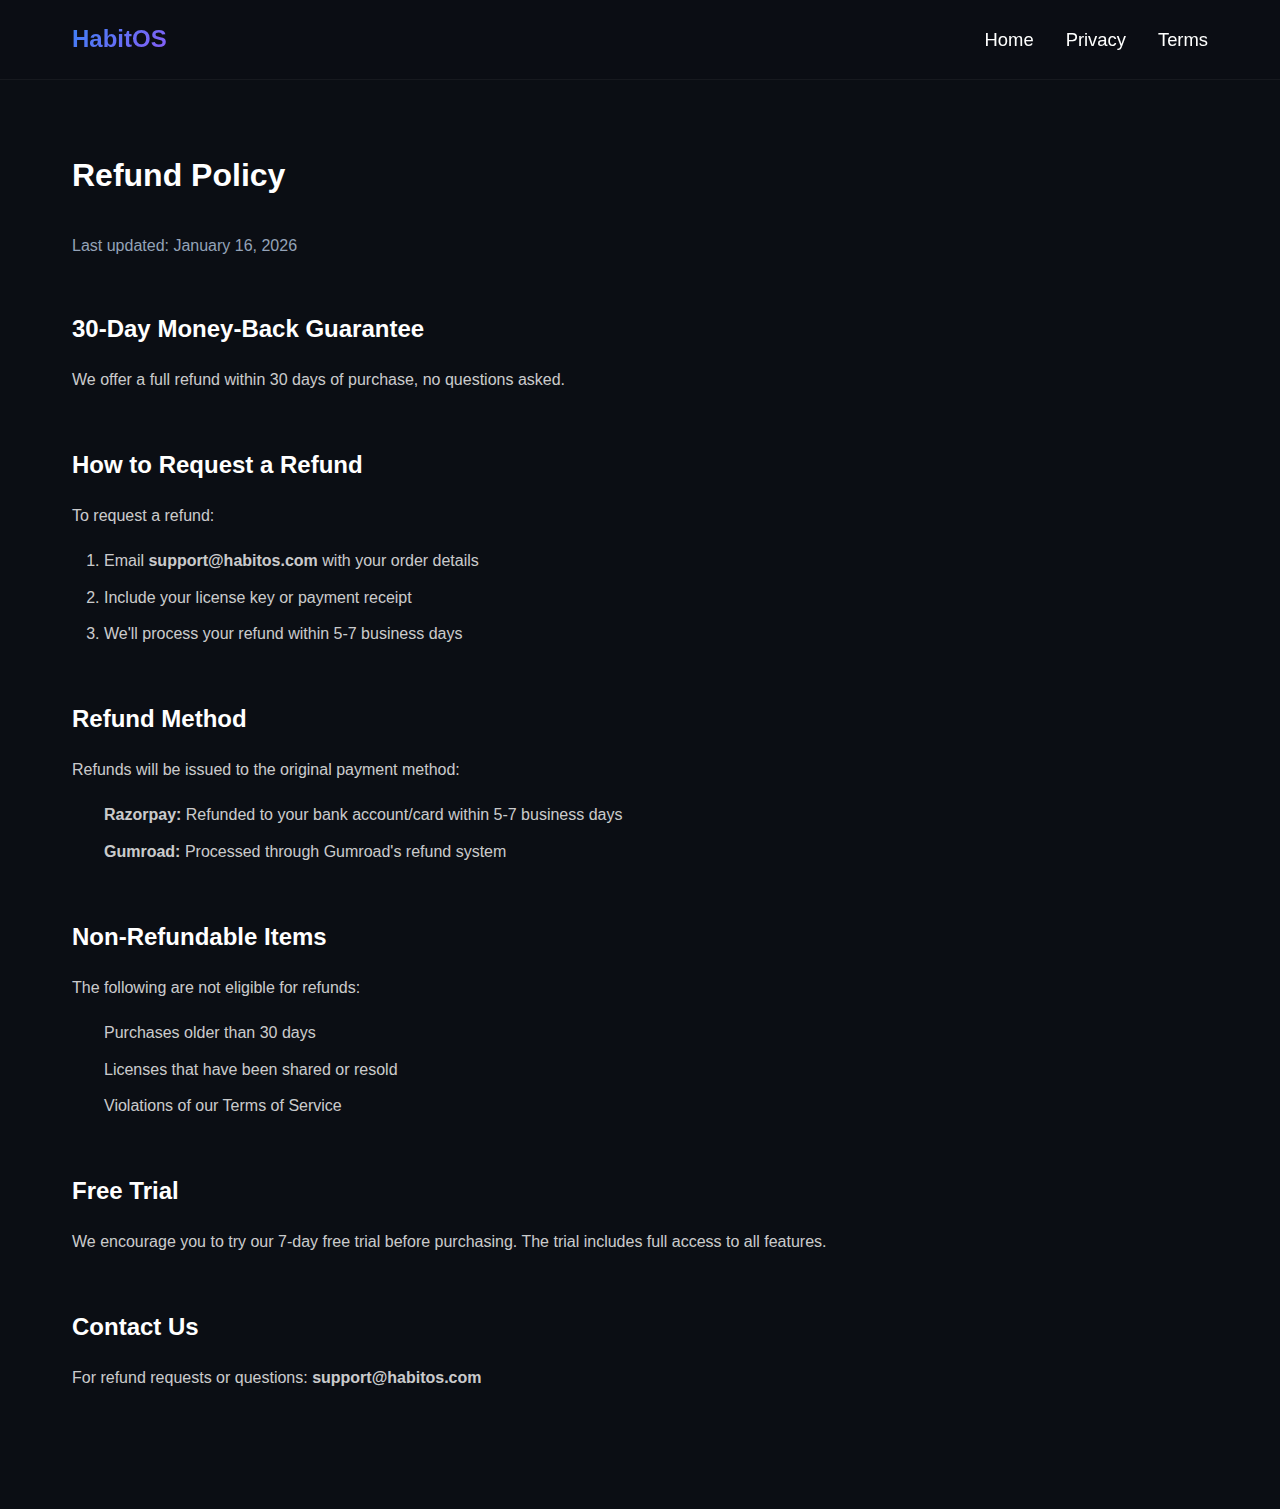
<file: refund.html>
<!DOCTYPE html>
<html lang="en">

<head>
    <meta charset="UTF-8">
    <meta name="viewport" content="width=device-width, initial-scale=1.0">
    <title>Refund Policy - HabitOS</title>
    <link rel="stylesheet" href="style.css">
</head>

<body>
    <header class="header">
        <div class="container nav-container">
            <a href="index.html" class="logo">HabitOS</a>
            <nav>
                <ul class="nav-list">
                    <li><a href="index.html">Home</a></li>
                    <li><a href="privacy.html">Privacy</a></li>
                    <li><a href="terms.html">Terms</a></li>
                </ul>
            </nav>
        </div>
    </header>

    <section class="policy-page" style="padding: 150px 0 100px; min-height: 100vh;">
        <div class="container">
            <h1 style="margin-bottom: 2rem;">Refund Policy</h1>
            <p style="margin-bottom: 2rem; color: var(--text-muted);">Last updated: January 16, 2026</p>

            <div class="policy-content" style="max-width: 800px; line-height: 1.8;">
                <h2>30-Day Money-Back Guarantee</h2>
                <p>We offer a full refund within 30 days of purchase, no questions asked.</p>

                <h2>How to Request a Refund</h2>
                <p>To request a refund:</p>
                <ol>
                    <li>Email <strong>support@habitos.com</strong> with your order details</li>
                    <li>Include your license key or payment receipt</li>
                    <li>We'll process your refund within 5-7 business days</li>
                </ol>

                <h2>Refund Method</h2>
                <p>Refunds will be issued to the original payment method:</p>
                <ul>
                    <li><strong>Razorpay:</strong> Refunded to your bank account/card within 5-7 business days</li>
                    <li><strong>Gumroad:</strong> Processed through Gumroad's refund system</li>
                </ul>

                <h2>Non-Refundable Items</h2>
                <p>The following are not eligible for refunds:</p>
                <ul>
                    <li>Purchases older than 30 days</li>
                    <li>Licenses that have been shared or resold</li>
                    <li>Violations of our Terms of Service</li>
                </ul>

                <h2>Free Trial</h2>
                <p>We encourage you to try our 7-day free trial before purchasing. The trial includes full access to all
                    features.</p>

                <h2>Contact Us</h2>
                <p>For refund requests or questions: <strong>support@habitos.com</strong></p>
            </div>
        </div>
    </section>

    <style>
        .policy-content h2 {
            margin-top: 3rem;
            margin-bottom: 1rem;
            font-size: 1.5rem;
        }

        .policy-content p,
        .policy-content li {
            margin-bottom: 1rem;
            color: rgba(255, 255, 255, 0.8);
        }

        .policy-content ul,
        .policy-content ol {
            margin-left: 2rem;
            margin-bottom: 2rem;
        }

        .policy-content li {
            margin-bottom: 0.5rem;
        }
    </style>
</body>

</html>
</file>
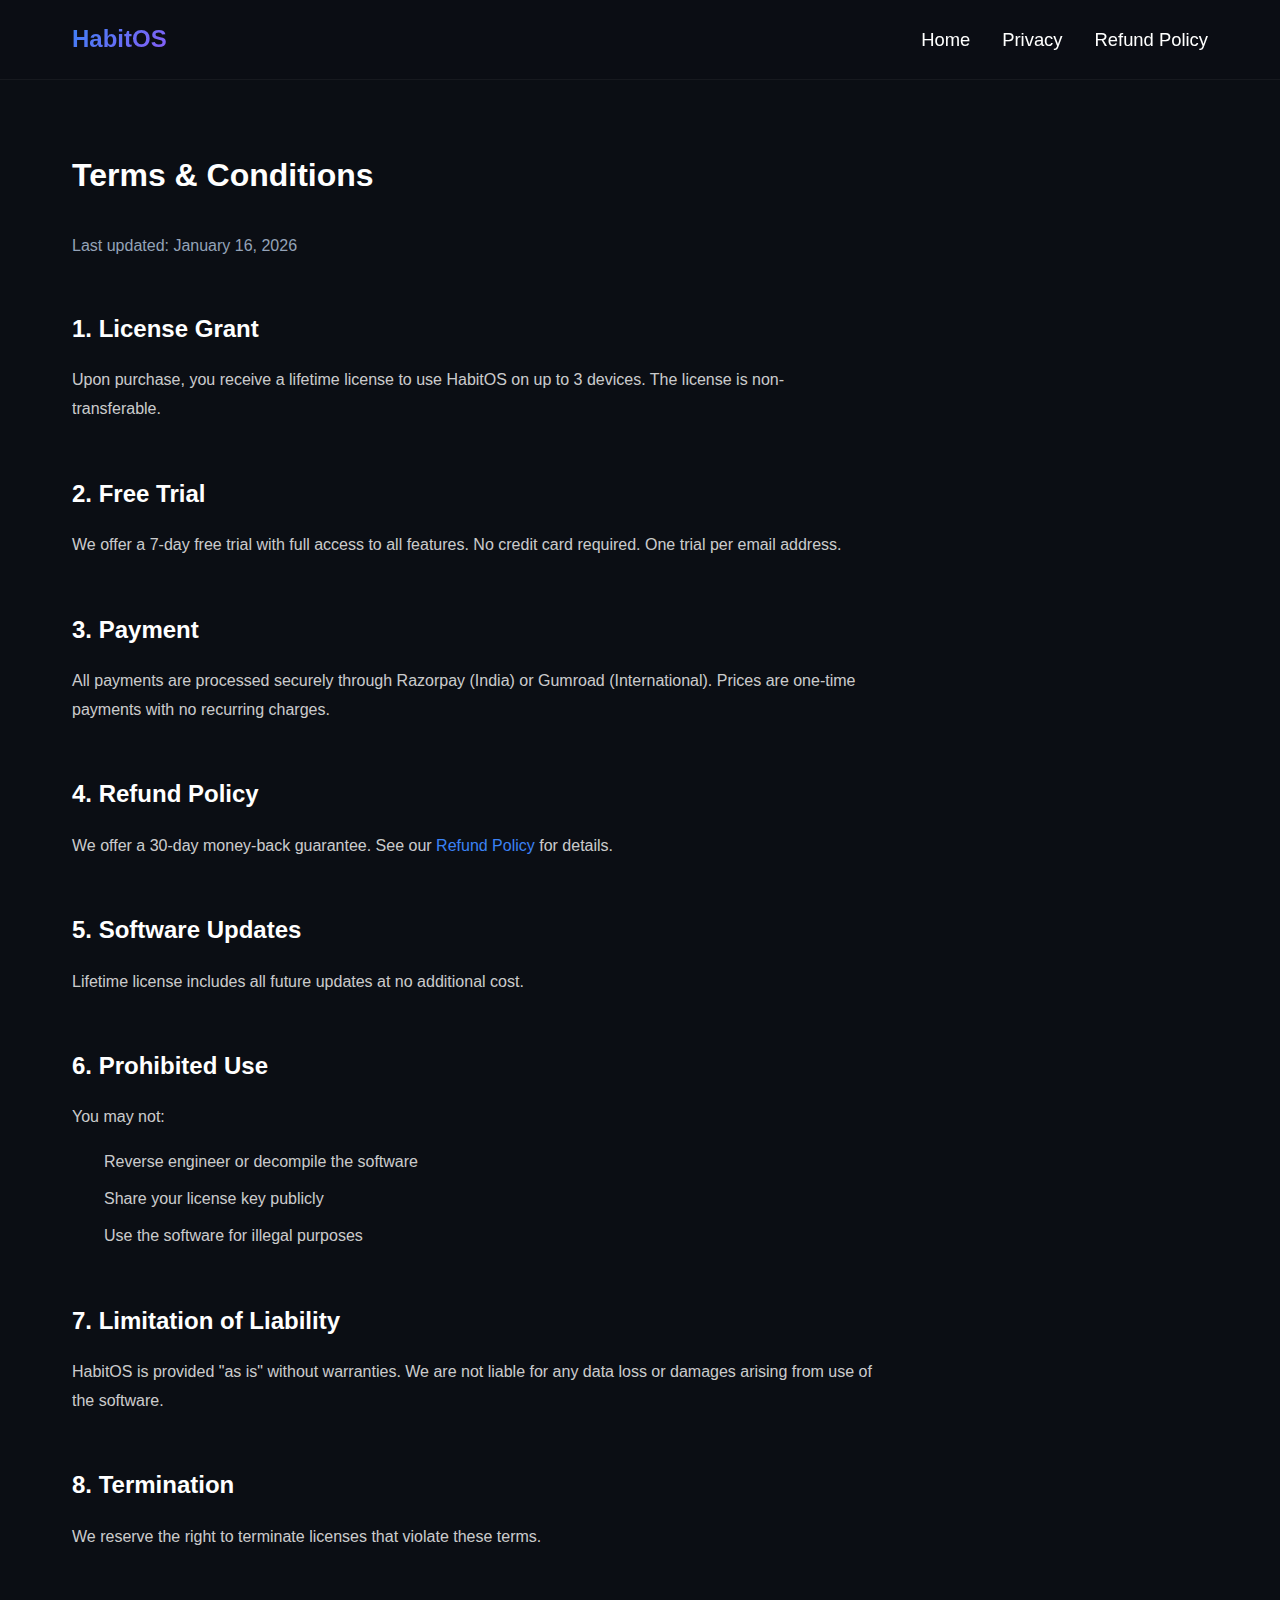
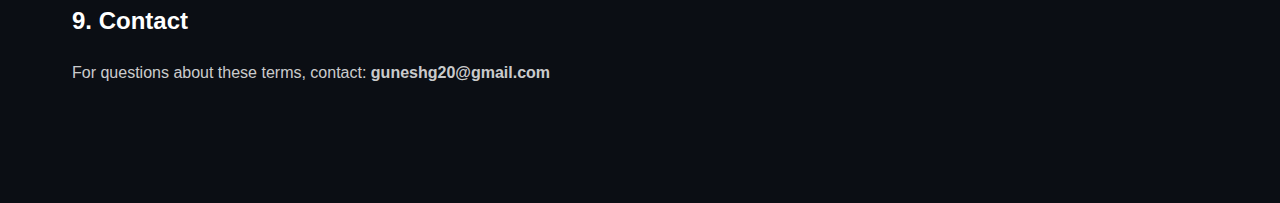
<file: terms.html>
<!DOCTYPE html>
<html lang="en">

<head>
    <meta charset="UTF-8">
    <meta name="viewport" content="width=device-width, initial-scale=1.0">
    <title>Terms & Conditions - HabitOS</title>
    <link rel="stylesheet" href="style.css">
</head>

<body>
    <header class="header">
        <div class="container nav-container">
            <a href="index.html" class="logo">HabitOS</a>
            <nav>
                <ul class="nav-list">
                    <li><a href="index.html">Home</a></li>
                    <li><a href="privacy.html">Privacy</a></li>
                    <li><a href="refund.html">Refund Policy</a></li>
                </ul>
            </nav>
        </div>
    </header>

    <section class="policy-page" style="padding: 150px 0 100px; min-height: 100vh;">
        <div class="container">
            <h1 style="margin-bottom: 2rem;">Terms & Conditions</h1>
            <p style="margin-bottom: 2rem; color: var(--text-muted);">Last updated: January 16, 2026</p>

            <div class="policy-content" style="max-width: 800px; line-height: 1.8;">
                <h2>1. License Grant</h2>
                <p>Upon purchase, you receive a lifetime license to use HabitOS on up to 3 devices. The license is
                    non-transferable.</p>

                <h2>2. Free Trial</h2>
                <p>We offer a 7-day free trial with full access to all features. No credit card required. One trial per
                    email address.</p>

                <h2>3. Payment</h2>
                <p>All payments are processed securely through Razorpay (India) or Gumroad (International). Prices are
                    one-time payments with no recurring charges.</p>

                <h2>4. Refund Policy</h2>
                <p>We offer a 30-day money-back guarantee. See our <a href="refund.html"
                        style="color: var(--primary);">Refund Policy</a> for details.</p>

                <h2>5. Software Updates</h2>
                <p>Lifetime license includes all future updates at no additional cost.</p>

                <h2>6. Prohibited Use</h2>
                <p>You may not:</p>
                <ul>
                    <li>Reverse engineer or decompile the software</li>
                    <li>Share your license key publicly</li>
                    <li>Use the software for illegal purposes</li>
                </ul>

                <h2>7. Limitation of Liability</h2>
                <p>HabitOS is provided "as is" without warranties. We are not liable for any data loss or damages
                    arising from use of the software.</p>

                <h2>8. Termination</h2>
                <p>We reserve the right to terminate licenses that violate these terms.</p>

                <h2>9. Contact</h2>
                <p>For questions about these terms, contact: <strong>guneshg20@gmail.com</strong></p>
            </div>
        </div>
    </section>

    <style>
        .policy-content h2 {
            margin-top: 3rem;
            margin-bottom: 1rem;
            font-size: 1.5rem;
        }

        .policy-content p,
        .policy-content li {
            margin-bottom: 1rem;
            color: rgba(255, 255, 255, 0.8);
        }

        .policy-content ul {
            margin-left: 2rem;
            margin-bottom: 2rem;
        }

        .policy-content li {
            margin-bottom: 0.5rem;
        }
    </style>
</body>

</html>
</file>
<file: style.css>
:root {
    --bg-dark: #0B0E14;
    --bg-card: #151A23;
    --text-main: #E2E8F0;
    --text-muted: #94A3B8;
    --primary: #3B82F6;
    --primary-glow: rgba(59, 130, 246, 0.5);
    --secondary: #64748B;
    --accent-gradient: linear-gradient(135deg, #3B82F6 0%, #8B5CF6 100%);

    --font-family: 'Outfit', sans-serif;

    --container-width: 1200px;
    --header-height: 80px;
    --border-radius: 16px;
    --bg-alt: #0F131A;
    /* Slightly lighter/different than bg-dark for contrast */
}

* {
    margin: 0;
    padding: 0;
    box-sizing: border-box;
}

body {
    background-color: var(--bg-dark);
    color: var(--text-main);
    font-family: var(--font-family);
    line-height: 1.6;
    overflow-x: hidden;
}

a {
    text-decoration: none;
    color: inherit;
    transition: all 0.3s ease;
}

ul {
    list-style: none;
}

.container {
    max-width: var(--container-width);
    margin: 0 auto;
    padding: 0 2rem;
}

/* Typography & Utilities */
.text-gradient {
    background: var(--accent-gradient);
    -webkit-background-clip: text;
    -webkit-text-fill-color: transparent;
    background-clip: text;
    /* Fallback for white text requirement if gradient fails, though gradient is specific design choice. 
       The user asked for font colour to white, but gradients usually remain. 
       I will ensure body text is pure white. */
}

/* Specific white text override as requested */
h1,
h2,
h3,
h4,
.hero-subtitle,
.nav-list a,
p {
    color: #FFFFFF;
}

.nav-list a {
    color: #FFFFFF;
    opacity: 1;
    /* Fully opaque for maximum brightness */
}

.nav-list a:hover {
    color: var(--primary);
    /* subtle interaction */
}

.hero-subtitle,
.section-header p,
.feature-card p,
.cta-card p,
.footer-col p,
.footer-col a {
    color: rgba(255, 255, 255, 0.9) !important;
    /* Brighter, almost pure white */
    font-size: 1.05rem;
    /* Slightly larger base text */
}

.btn {
    display: inline-flex;
    align-items: center;
    justify-content: center;
    padding: 0.75rem 1.5rem;
    font-weight: 600;
    border-radius: 999px;
    cursor: pointer;
    transition: all 0.3s ease;
}

.btn-primary {
    background: var(--primary);
    color: white;
    box-shadow: 0 0 20px var(--primary-glow);
}

.btn-primary:hover {
    transform: translateY(-2px);
    box-shadow: 0 0 30px var(--primary-glow);
}

.btn-secondary {
    background: transparent;
    border: 1px solid var(--secondary);
    color: var(--text-main);
}

.btn-secondary:hover {
    background: rgba(255, 255, 255, 0.05);
    border-color: var(--text-main);
}

.badge {
    display: inline-block;
    padding: 0.25rem 0.75rem;
    background: rgba(59, 130, 246, 0.1);
    color: var(--primary);
    border-radius: 999px;
    font-size: 0.875rem;
    font-weight: 500;
    margin-bottom: 1.5rem;
    border: 1px solid rgba(59, 130, 246, 0.2);
}

/* Header */
.header {
    position: fixed;
    top: 0;
    left: 0;
    width: 100%;
    height: var(--header-height);
    background: rgba(11, 14, 20, 0.8);
    backdrop-filter: blur(12px);
    z-index: 1000;
    border-bottom: 1px solid rgba(255, 255, 255, 0.05);
    display: flex;
    align-items: center;
}

.nav-container {
    display: flex;
    justify-content: space-between;
    align-items: center;
    width: 100%;
}

.logo {
    font-size: 1.5rem;
    font-weight: 700;
    background: var(--accent-gradient);
    -webkit-background-clip: text;
    -webkit-text-fill-color: transparent;
}

.nav-list {
    display: flex;
    gap: 2rem;
}

.nav-list a {
    color: #FFFFFF;
    /* Fallback */
    font-size: 1.15rem;
    /* Enlarged from 0.95rem */
    font-weight: 500;
}

.nav-list a:hover {
    color: var(--text-main);
}

/* Hero Section */
.hero {
    position: relative;
    padding-top: var(--header-height);
    /* Remove extra calc to center better with flex */
    padding-bottom: 0;
    /* Remove padding bottom for full fit */
    min-height: 100vh;
    display: flex;
    align-items: center;
    overflow: hidden;
}

.hero-content {
    display: grid;
    grid-template-columns: 1fr 1fr;
    gap: 4rem;
    align-items: center;
}

.hero-title {
    font-size: 4rem;
    line-height: 1.1;
    font-weight: 700;
    margin-bottom: 1.5rem;
    letter-spacing: -0.02em;
}

.hero-subtitle {
    font-size: 1.25rem;
    color: var(--text-muted);
    margin-bottom: 2.5rem;
    max-width: 500px;
}

.hero-btns {
    display: flex;
    gap: 1rem;
}

/* Hero Swirl Animation */
.flow-orb-container {
    position: relative;
    width: 500px;
    height: 500px;
    display: flex;
    justify-content: center;
    align-items: center;
    animation: fadeInScale 1.5s ease-out forwards;
    perspective: 1000px;
}

.orb-layer {
    position: absolute;
    border-radius: 50%;
    border: 1px solid rgba(59, 130, 246, 0.3);
    box-shadow: 0 0 50px rgba(59, 130, 246, 0.1);
}

.layer-1 {
    width: 100%;
    height: 100%;
    border-top: 2px solid var(--primary);
    border-bottom: 2px solid transparent;
    animation: rotateSwirl 8s linear infinite;
    filter: blur(2px);
}

.layer-2 {
    width: 80%;
    height: 80%;
    border-left: 2px solid #8B5CF6;
    /* Accent color */
    border-right: 2px solid transparent;
    animation: rotateSwirl 12s linear infinite reverse;
}

.layer-3 {
    width: 60%;
    height: 60%;
    border: 1px dashed rgba(255, 255, 255, 0.3);
    animation: rotateSwirl 20s linear infinite;
}

.orb-core {
    position: relative;
    z-index: 10;
    animation: float 4s ease-in-out infinite;
}

.glass-panel {
    background: rgba(255, 255, 255, 0.05);
    /* Very faint glass */
    backdrop-filter: blur(20px);
    -webkit-backdrop-filter: blur(20px);
    padding: 1.5rem 2.5rem;
    border-radius: 999px;
    border: 1px solid rgba(255, 255, 255, 0.1);
    display: flex;
    align-items: center;
    gap: 1rem;
    box-shadow: 0 0 30px rgba(59, 130, 246, 0.2);
}

.pulsing-dot {
    width: 12px;
    height: 12px;
    background: #22C55E;
    border-radius: 50%;
    box-shadow: 0 0 10px #22C55E;
    animation: pulse 2s infinite;
}

@keyframes rotateSwirl {
    0% {
        transform: rotate3d(1, 1, 1, 0deg);
    }

    100% {
        transform: rotate3d(1, 1, 1, 360deg);
    }
}

@keyframes fadeInScale {
    0% {
        opacity: 0;
        transform: scale(0.8);
    }

    100% {
        opacity: 1;
        transform: scale(1);
    }
}

@keyframes pulse {
    0% {
        transform: scale(1);
        opacity: 1;
    }

    50% {
        transform: scale(1.2);
        opacity: 0.7;
    }

    100% {
        transform: scale(1);
        opacity: 1;
    }
}

/* Updated Stats text in orb */
.glass-panel .label {
    color: var(--text-muted);
    font-size: 0.9rem;
    font-weight: 500;
}

.glass-panel .value {
    color: white;
    font-weight: 700;
    font-size: 1.1rem;
}

.glow-effect {
    position: absolute;
    top: 20%;
    right: -10%;
    width: 600px;
    height: 600px;
    background: radial-gradient(circle, rgba(59, 130, 246, 0.15) 0%, rgba(11, 14, 20, 0) 70%);
    pointer-events: none;
    z-index: -1;
}

/* Features Section */
.features {
    padding: 10rem 0;
    /* Increased from 8rem */
    position: relative;
    background-color: var(--bg-alt);
}

.section-header {
    text-align: center;
    margin-bottom: 6rem;
    /* Increased from 5rem */
}

.section-header h2 {
    font-size: 3rem;
    margin-bottom: 1rem;
}

.section-header p {
    color: var(--text-muted);
    font-size: 1.125rem;
}

.features-grid {
    display: grid;
    grid-template-columns: repeat(3, 1fr);
    gap: 2rem;
}

.feature-card {
    background: var(--bg-card);
    padding: 2.5rem;
    border-radius: var(--border-radius);
    border: 1px solid rgba(255, 255, 255, 0.05);
    transition: transform 0.3s ease, border-color 0.3s ease;
}

.feature-card:hover {
    transform: translateY(-5px);
    border-color: rgba(59, 130, 246, 0.3);
}

.icon-box {
    font-size: 2rem;
    margin-bottom: 1.5rem;
    display: inline-block;
}

.feature-card h3 {
    font-size: 1.5rem;
    margin-bottom: 1rem;
}

.feature-card p {
    color: var(--text-muted);
}

/* Pricing Section */
.pricing {
    padding: 10rem 0;
}

.pricing-grid {
    display: grid;
    grid-template-columns: repeat(2, 1fr);
    gap: 3rem;
    max-width: 900px;
    margin: 0 auto;
    align-items: center;
}

.pricing-card {
    position: relative;
    background: var(--bg-card);
    padding: 2.5rem;
    border-radius: var(--border-radius);
    border: 1px solid rgba(255, 255, 255, 0.05);
    transition: transform 0.3s ease, border-color 0.3s ease;
}

.pricing-card:hover {
    transform: translateY(-5px);
    border-color: rgba(59, 130, 246, 0.3);
}

.pricing-card-inner {
    width: 100%;
    height: 100%;
    text-align: center;
}

.pricing-front {
    display: flex;
    flex-direction: column;
    align-items: center;
    justify-content: space-between;
    min-height: 400px;
}

.pricing-back {
    display: none;
    /* Hide back face completely */
}

/* Featured Styling */
.pricing-card.featured {
    background: linear-gradient(180deg, rgba(59, 130, 246, 0.1) 0%, var(--bg-card) 100%);
    border-color: rgba(59, 130, 246, 0.5);
    transform: scale(1.05);
}

.pricing-card.featured:hover {
    transform: scale(1.05) translateY(-5px);
}

.popular-tag {
    position: absolute;
    top: -12px;
    left: 50%;
    transform: translateX(-50%);
    background: var(--primary);
    color: white;
    padding: 4px 12px;
    border-radius: 999px;
    font-size: 0.75rem;
    font-weight: 600;
}

.price {
    font-size: 3rem;
    font-weight: 700;
    margin: 1rem 0;
    color: #FFFFFF;
}

.price span {
    font-size: 1rem;
    color: rgba(255, 255, 255, 0.6);
    font-weight: 400;
}

.pricing-features {
    margin: 2rem 0;
    text-align: left;
}

.pricing-features li {
    margin-bottom: 0.75rem;
    color: rgba(255, 255, 255, 0.8);
    display: flex;
    align-items: center;
    gap: 0.5rem;
}

.pricing-features li::before {
    content: "✓";
    color: var(--primary);
    font-weight: bold;
}

.pricing-note {
    margin-top: 1.5rem;
    color: var(--text-muted);
    font-size: 0.85rem;
    font-style: italic;
    opacity: 0.7;
    text-align: left;
}

/* CTA Section */
.cta-section {
    padding: 10rem 0;
    /* Increased from 8rem */
    background-color: var(--bg-alt);
}

.cta-card {
    background: linear-gradient(180deg, var(--bg-card) 0%, rgba(21, 26, 35, 0.5) 100%);
    border-radius: 24px;
    padding: 5rem 2rem;
    text-align: center;
    border: 1px solid rgba(255, 255, 255, 0.05);
    position: relative;
    overflow: hidden;
}

.cta-card h2 {
    font-size: 3rem;
    margin-bottom: 1rem;
}

.cta-card p {
    color: var(--text-muted);
    font-size: 1.25rem;
    margin-bottom: 2.5rem;
}

.btn.large {
    padding: 1rem 2.5rem;
    font-size: 1.125rem;
}

/* Footer */
.footer {
    border-top: 1px solid rgba(255, 255, 255, 0.05);
    padding: 4rem 0;
    background: #080a0f;
}

.footer-content {
    display: grid;
    grid-template-columns: 2fr 1fr 1fr 1fr;
    gap: 4rem;
}

.footer-col h4 {
    margin-bottom: 1.5rem;
    color: var(--text-main);
}

.footer-col a {
    display: block;
    color: var(--text-muted);
    margin-bottom: 0.75rem;
    font-size: 0.95rem;
}

.footer-col a:hover {
    color: var(--primary);
}

/* Mobile Responsiveness */
@media (max-width: 968px) {
    :root {
        --container-width: 100%;
    }

    .hero-content {
        grid-template-columns: 1fr;
        text-align: center;
        gap: 3rem;
    }

    .hero-title {
        font-size: 3rem;
    }

    .hero-btns {
        justify-content: center;
    }

    .features-grid,
    .pricing-grid {
        grid-template-columns: 1fr;
    }

    .pricing-card.featured {
        transform: scale(1);
    }

    .pricing-card.featured:hover {
        transform: translateY(-5px);
    }

    .footer-content {
        grid-template-columns: 1fr 1fr;
        gap: 2rem;
    }

    .visual-card {
        width: 100%;
        max-width: 320px;
    }
}

@media (max-width: 480px) {
    .nav-list {
        display: none;
    }

    .hero-title {
        font-size: 2.5rem;
    }

    .footer-content {
        grid-template-columns: 1fr;
    }
}

/* Stories Section */
.stories {
    padding: 10rem 0;
    position: relative;
    overflow: hidden;
    /* Hide overflow for marquee */
    /* Features is BG-alt, so Stories should be Dark (Standard) -> OK */
}

.stories .section-header {
    margin-bottom: 2rem;
    /* Reduced from global 6rem */
}

/* Ensure Pricing is Alt to alternate from Stories (Dark) */
.pricing {
    background-color: var(--bg-alt);
}

/* Ensure CTA is Dark (Standard) to alternate from Pricing (Alt) */
.cta-section {
    background-color: transparent;
    /* Reset to default/transparent (dark) */
}

/* Marquee / Carousel */
.stories-marquee {
    width: 100%;
    overflow: hidden;
    padding: 1rem 0;
    /* Reduced from 4rem */
    perspective: 1000px;
    mask-image: linear-gradient(to right, transparent, black 10%, black 90%, transparent);
    -webkit-mask-image: linear-gradient(to right, transparent, black 10%, black 90%, transparent);
}

.marquee-track {
    display: flex;
    gap: 3rem;
    width: max-content;
    animation: scroll 40s linear infinite;
    padding: 2rem 0;
    /* padding for hover lift */
}

.marquee-track:hover {
    animation-play-state: paused;
}

@keyframes scroll {
    0% {
        transform: translateX(0);
    }

    100% {
        transform: translateX(-50%);
    }
}

/* 3D Glass Card */
.story-card {
    width: 400px;
    background: rgba(255, 255, 255, 0.12);
    /* Increased opacity for better visibility */
    /* Faint lighter shade for contrast */
    backdrop-filter: blur(12px);
    -webkit-backdrop-filter: blur(12px);
    padding: 2.5rem;
    border-radius: var(--border-radius);
    border: 1px solid rgba(255, 255, 255, 0.05);
    box-shadow: 0 10px 30px -10px rgba(0, 0, 0, 0.5);

    /* 3D Transform */
    transform: rotateY(15deg) scale(0.95);
    transition: all 0.6s cubic-bezier(0.23, 1, 0.32, 1);
    opacity: 0.7;
}

.story-card:hover {
    transform: rotateY(0) scale(1);
    opacity: 1;
    background: rgba(255, 255, 255, 0.07);
    border-color: rgba(255, 255, 255, 0.2);
    box-shadow: 0 20px 40px -12px rgba(59, 130, 246, 0.3);
}

.quote {
    font-size: 1.15rem;
    font-style: italic;
    margin-bottom: 2rem;
    color: var(--text-main) !important;
    line-height: 1.6;
}

.author {
    display: flex;
    flex-direction: column;
}

.name {
    font-weight: 700;
    color: white;
    font-size: 1.1rem;
}

.role {
    font-size: 0.85rem;
    color: var(--primary);
    text-transform: uppercase;
    letter-spacing: 1px;
    font-weight: 600;
}

@media (max-width: 968px) {
    .marquee-track {
        animation-duration: 30s;
    }

    .story-card {
        width: 300px;
        transform: none;
        /* Disable 3D on mobile */
        opacity: 1;
    }

    .story-card:hover {
        transform: translateY(-5px);
    }
}
</file>
